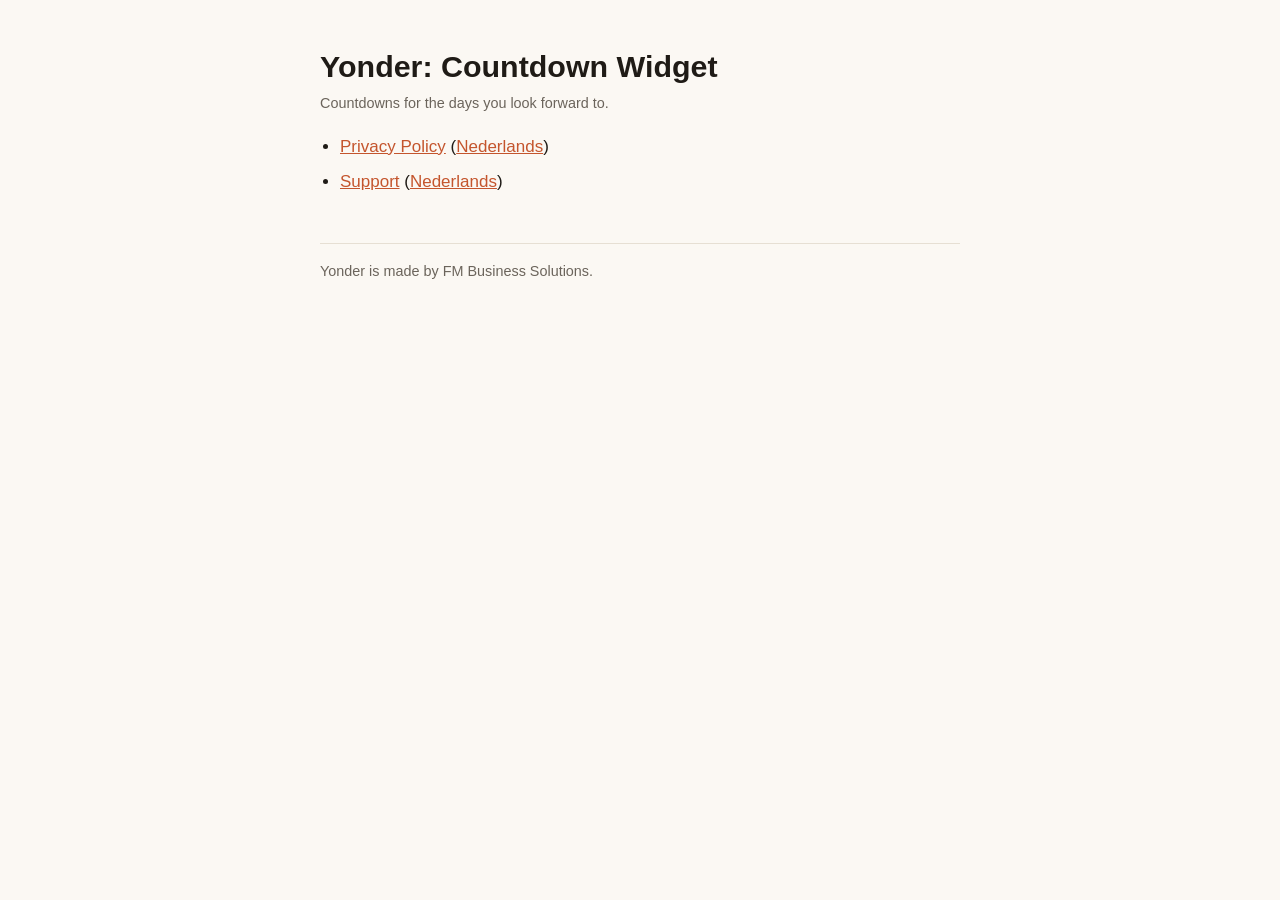
<file: index.html>
<!doctype html>
<html lang="en"><head><meta charset="utf-8"><meta name="viewport" content="width=device-width,initial-scale=1">
<title>Yonder: Countdown Widget</title><link rel="stylesheet" href="style.css"></head>
<body><main>
<h1>Yonder: Countdown Widget</h1>
<p class="meta">Countdowns for the days you look forward to.</p>
<ul>
<li><a href="privacy/">Privacy Policy</a> (<a href="privacy/nl/" hreflang="nl">Nederlands</a>)</li>
<li><a href="support/">Support</a> (<a href="support/nl/" hreflang="nl">Nederlands</a>)</li>
</ul>
<footer>Yonder is made by FM Business Solutions.</footer>
</main></body></html>
</file>
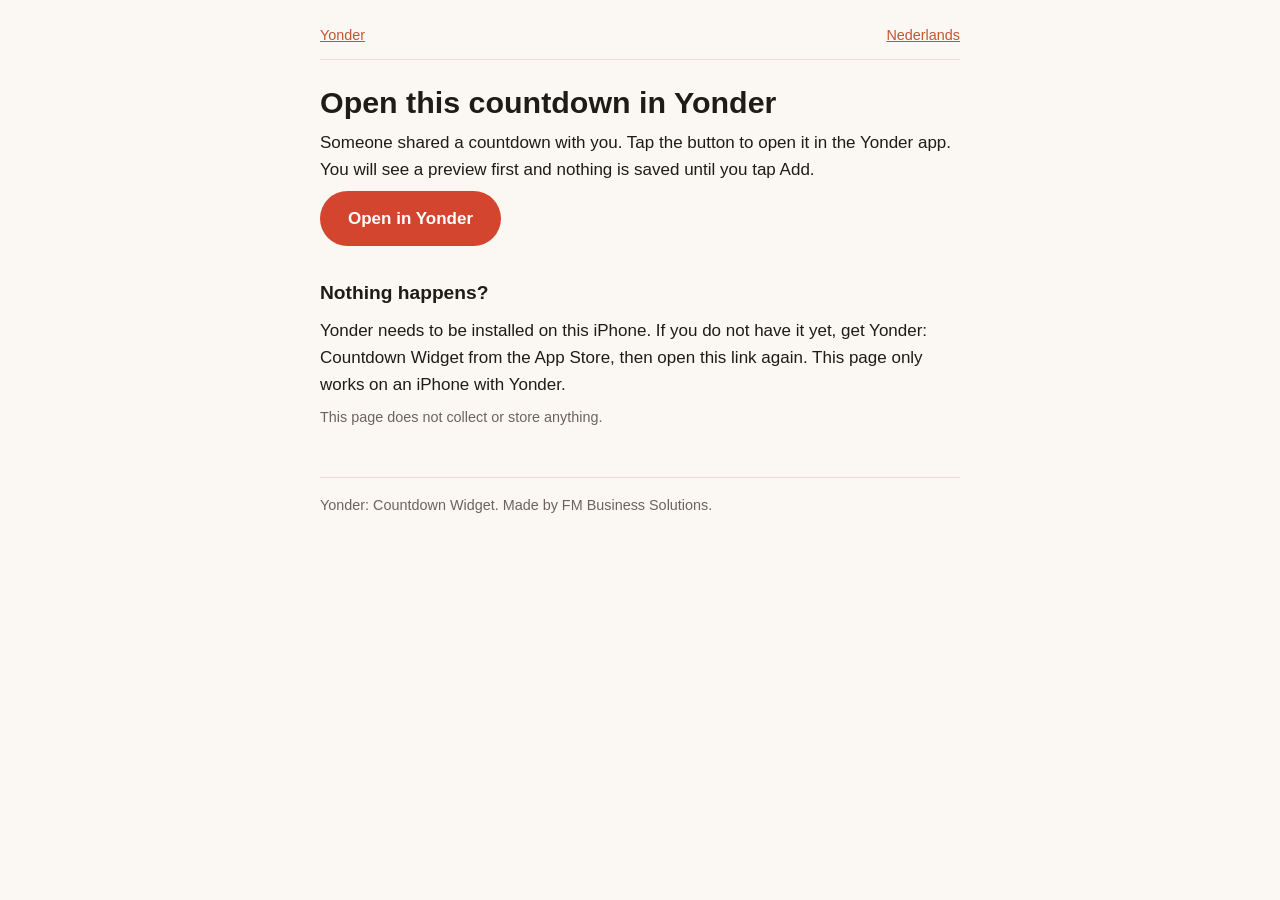
<file: open/index.html>
<!doctype html>
<html lang="en"><head><meta charset="utf-8"><meta name="viewport" content="width=device-width,initial-scale=1">
<meta http-equiv="Content-Security-Policy" content="default-src 'none'; style-src 'self'; script-src 'sha256-SAJGx75kM1kQ+KW9cj+0tazk/r7BaOOGS7Fji1h+eBs='; base-uri 'none'; form-action 'none'">
<meta name="robots" content="noindex">
<title>Open in Yonder - Yonder: Countdown Widget</title><link rel="stylesheet" href="../style.css"></head>
<body><main>
<nav><a href="../">Yonder</a><span><a id="lang" href="nl/" hreflang="nl" lang="nl">Nederlands</a></span></nav>
<h1>Open this countdown in Yonder</h1>
<p>Someone shared a countdown with you. Tap the button to open it in the Yonder app. You will see a preview first and nothing is saved until you tap Add.</p>
<p><a id="open" href="yonder://add" class="btn">Open in Yonder</a></p>
<h2>Nothing happens?</h2>
<p>Yonder needs to be installed on this iPhone. If you do not have it yet, get Yonder: Countdown Widget from the App Store, then open this link again. This page only works on an iPhone with Yonder.</p>
<p id="store" hidden><a id="storelink" href="#">Get Yonder: Countdown Widget on the App Store</a></p>
<p class="meta">This page does not collect or store anything.</p>
<footer>Yonder: Countdown Widget. Made by FM Business Solutions.</footer>
</main>
<script>
// The only script on this page. The countdown travels in the URL fragment (after #), which the browser never sends to any server.
// Nothing is sent anywhere, nothing is stored. The app opens only after a tap (an automatic redirect shows "address is invalid" in Safari when the app is missing).
(function () {
  var APP_STORE_URL = "https://apps.apple.com/app/id6823762712"; // fill in when the App Store page exists
  var hash = window.location.hash.slice(1);
  var open = document.getElementById("open");
  var target = "yonder://add" + (hash ? "?" + hash : "");
  open.href = target;
  var lang = document.getElementById("lang");
  if (lang && hash) { lang.href = lang.getAttribute("href") + "#" + hash; }
  if (APP_STORE_URL) {
    document.getElementById("storelink").href = APP_STORE_URL;
    document.getElementById("store").hidden = false;
  }
})();
</script>
</body></html>
</file>
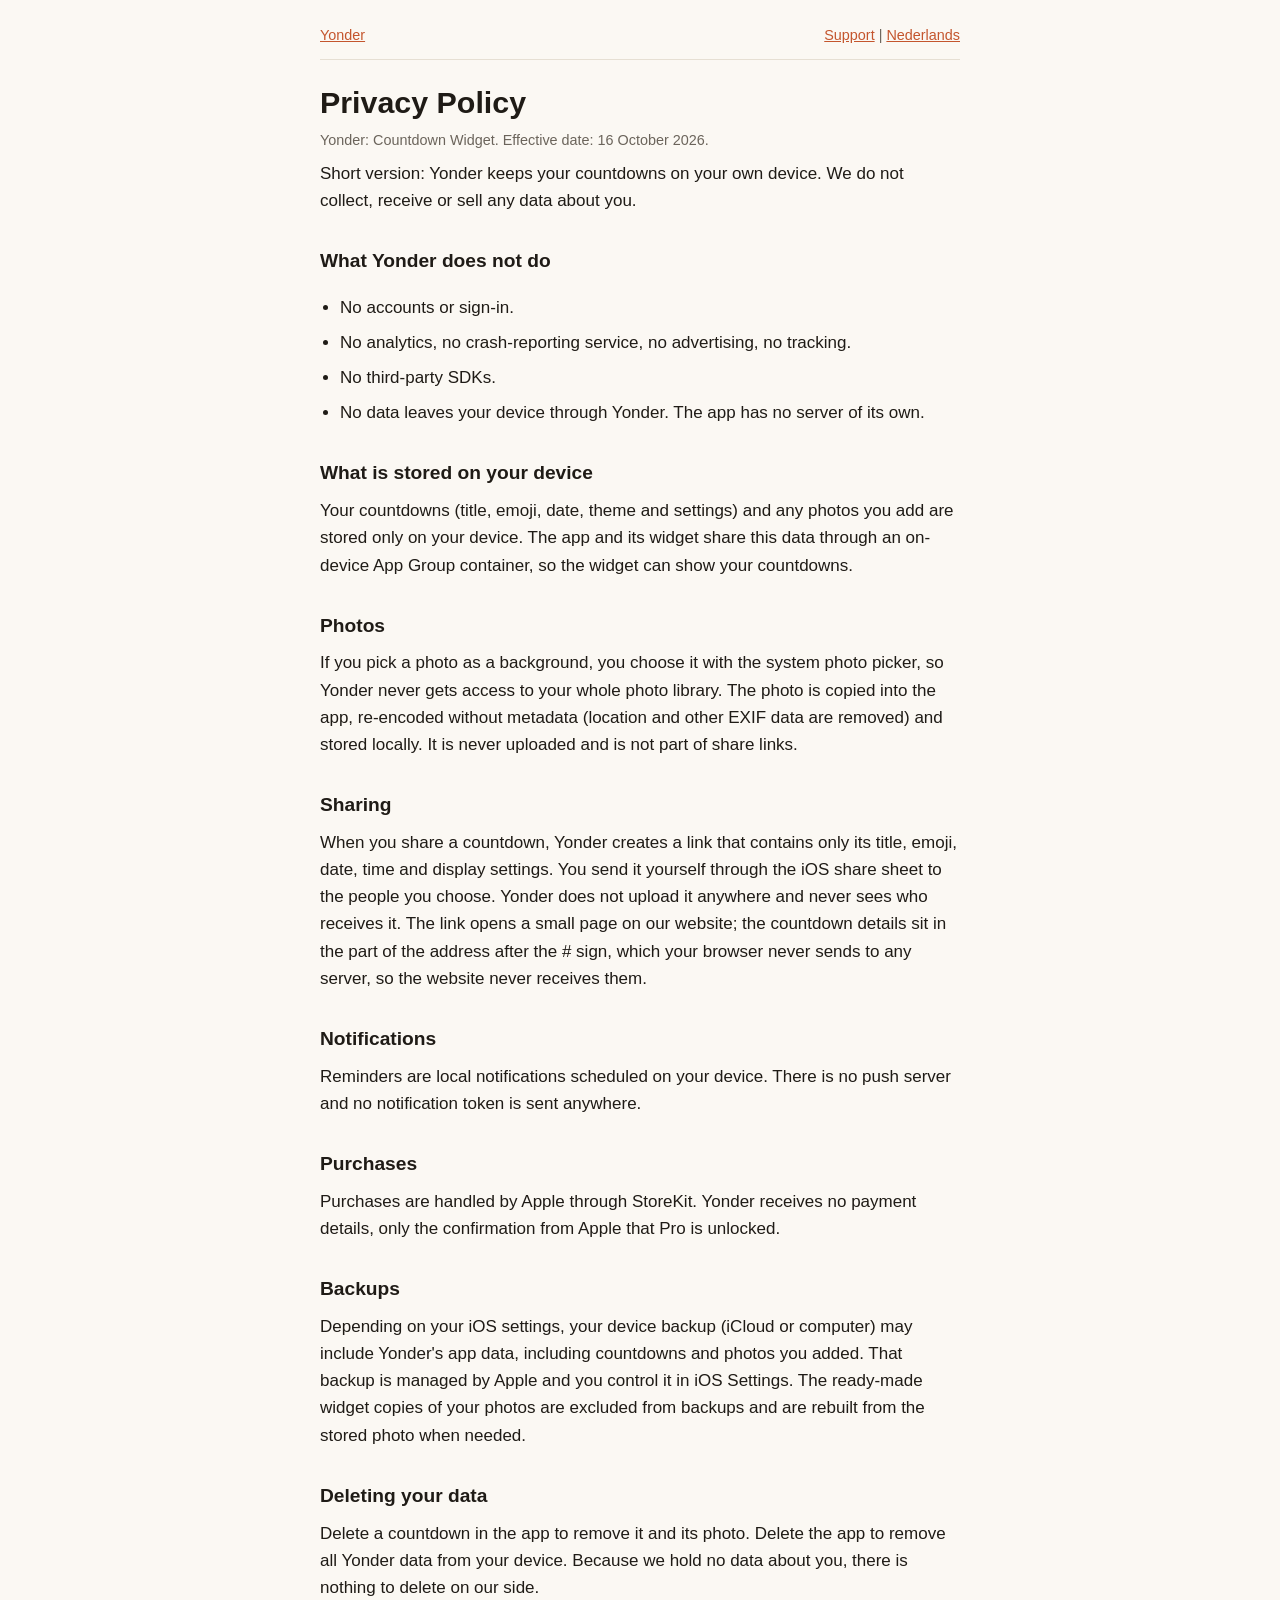
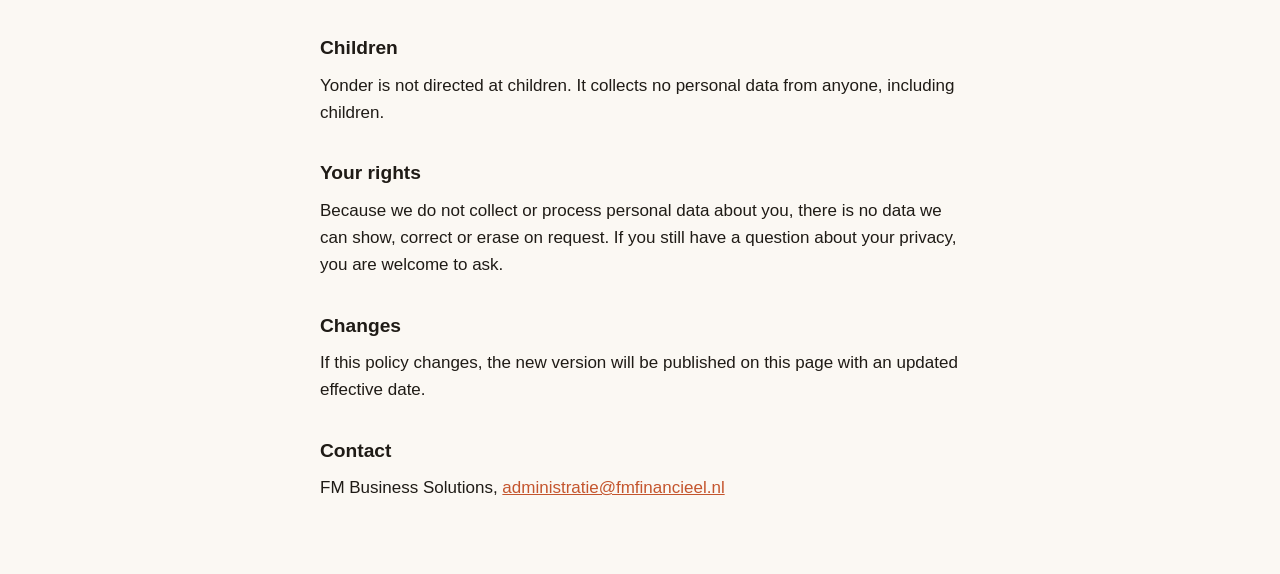
<file: privacy/index.html>
<!doctype html>
<html lang="en"><head><meta charset="utf-8"><meta name="viewport" content="width=device-width,initial-scale=1">
<title>Privacy Policy - Yonder: Countdown Widget</title><link rel="stylesheet" href="../style.css"></head>
<body><main>
<nav><a href="../">Yonder</a><span><a href="../support/">Support</a> | <a href="nl/" hreflang="nl" lang="nl">Nederlands</a></span></nav>
<h1>Privacy Policy</h1>
<p class="meta">Yonder: Countdown Widget. Effective date: 16 October 2026.</p>
<p>Short version: Yonder keeps your countdowns on your own device. We do not collect, receive or sell any data about you.</p>

<h2>What Yonder does not do</h2>
<ul>
<li>No accounts or sign-in.</li>
<li>No analytics, no crash-reporting service, no advertising, no tracking.</li>
<li>No third-party SDKs.</li>
<li>No data leaves your device through Yonder. The app has no server of its own.</li>
</ul>

<h2>What is stored on your device</h2>
<p>Your countdowns (title, emoji, date, theme and settings) and any photos you add are stored only on your device. The app and its widget share this data through an on-device App Group container, so the widget can show your countdowns.</p>

<h2>Photos</h2>
<p>If you pick a photo as a background, you choose it with the system photo picker, so Yonder never gets access to your whole photo library. The photo is copied into the app, re-encoded without metadata (location and other EXIF data are removed) and stored locally. It is never uploaded and is not part of share links.</p>

<h2>Sharing</h2>
<p>When you share a countdown, Yonder creates a link that contains only its title, emoji, date, time and display settings. You send it yourself through the iOS share sheet to the people you choose. Yonder does not upload it anywhere and never sees who receives it. The link opens a small page on our website; the countdown details sit in the part of the address after the # sign, which your browser never sends to any server, so the website never receives them.</p>

<h2>Notifications</h2>
<p>Reminders are local notifications scheduled on your device. There is no push server and no notification token is sent anywhere.</p>

<h2>Purchases</h2>
<p>Purchases are handled by Apple through StoreKit. Yonder receives no payment details, only the confirmation from Apple that Pro is unlocked.</p>

<h2>Backups</h2>
<p>Depending on your iOS settings, your device backup (iCloud or computer) may include Yonder's app data, including countdowns and photos you added. That backup is managed by Apple and you control it in iOS Settings. The ready-made widget copies of your photos are excluded from backups and are rebuilt from the stored photo when needed.</p>

<h2>Deleting your data</h2>
<p>Delete a countdown in the app to remove it and its photo. Delete the app to remove all Yonder data from your device. Because we hold no data about you, there is nothing to delete on our side.</p>

<h2>Children</h2>
<p>Yonder is not directed at children. It collects no personal data from anyone, including children.</p>

<h2>Your rights</h2>
<p>Because we do not collect or process personal data about you, there is no data we can show, correct or erase on request. If you still have a question about your privacy, you are welcome to ask.</p>

<h2>Changes</h2>
<p>If this policy changes, the new version will be published on this page with an updated effective date.</p>

<h2>Contact</h2>
<p>FM Business Solutions, <a href="mailto:administratie@fmfinancieel.nl">administratie@fmfinancieel.nl</a></p>
</main></body></html>
</file>
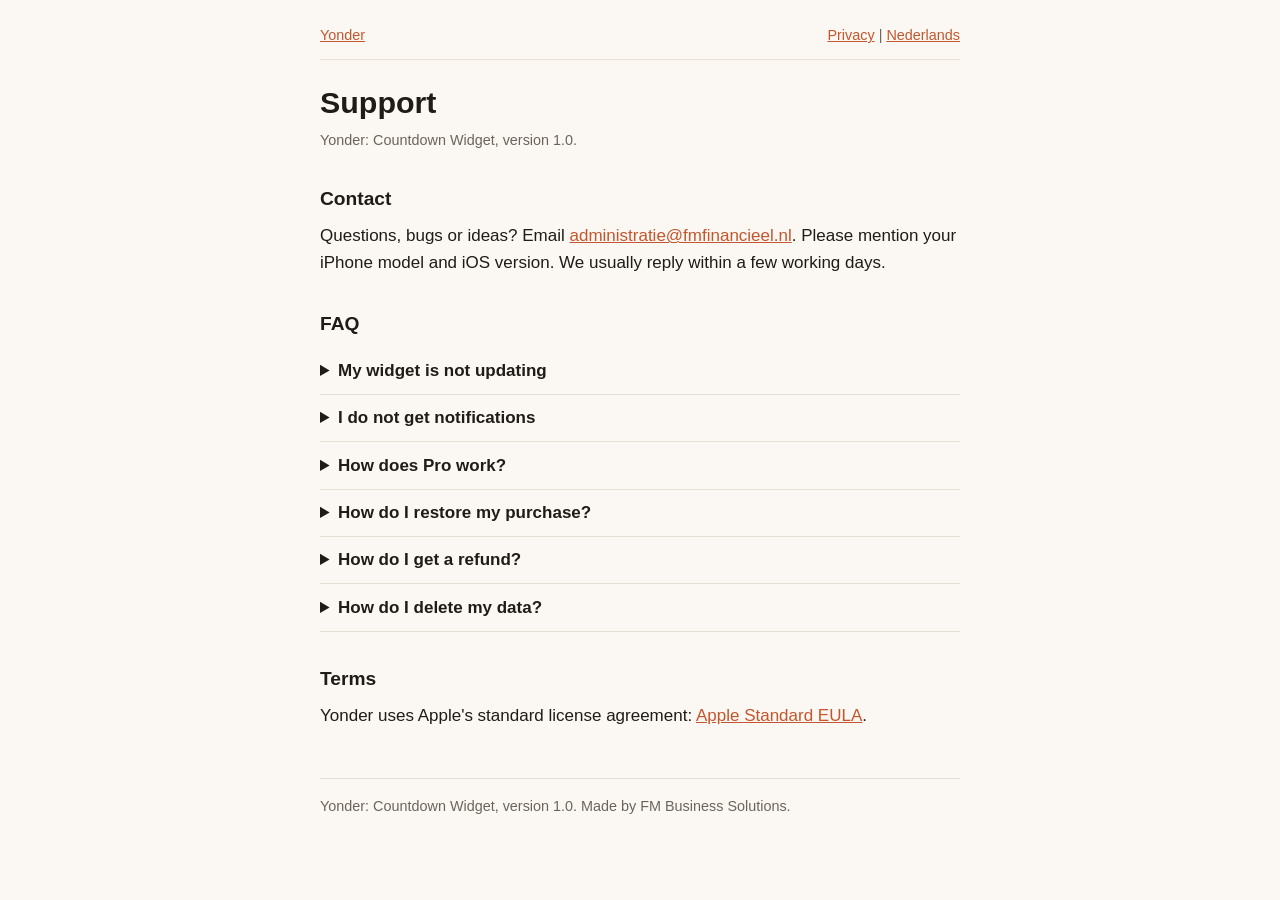
<file: support/index.html>
<!doctype html>
<html lang="en"><head><meta charset="utf-8"><meta name="viewport" content="width=device-width,initial-scale=1">
<title>Support - Yonder: Countdown Widget</title><link rel="stylesheet" href="../style.css"></head>
<body><main>
<nav><a href="../">Yonder</a><span><a href="../privacy/">Privacy</a> | <a href="nl/" hreflang="nl" lang="nl">Nederlands</a></span></nav>
<h1>Support</h1>
<p class="meta">Yonder: Countdown Widget, version 1.0.</p>

<h2>Contact</h2>
<p>Questions, bugs or ideas? Email <a href="mailto:administratie@fmfinancieel.nl">administratie@fmfinancieel.nl</a>. Please mention your iPhone model and iOS version. We usually reply within a few working days.</p>

<h2>FAQ</h2>
<details><summary>My widget is not updating</summary>
<p>Widgets update on a schedule decided by iOS, so a change can take a short while to show. Open Yonder once to refresh them. If it still looks wrong, remove the widget from the Home Screen and add it again, or restart your iPhone.</p></details>
<details><summary>I do not get notifications</summary>
<p>Check that notifications are allowed for Yonder in iOS Settings > Notifications > Yonder, and that Focus or Do Not Disturb is not silencing them. Reminders are scheduled on your device at the time you chose in Yonder.</p></details>
<details><summary>How does Pro work?</summary>
<p>Pro is a one-time purchase, not a subscription. Free use includes up to 3 active countdowns. Pro includes unlimited countdowns, the Pro themes, your own photo backgrounds and the photo widgets.</p></details>
<details><summary>How do I restore my purchase?</summary>
<p>Open Yonder, go to Settings > Pro and tap Restore purchases. Use the same Apple Account you bought Pro with.</p></details>
<details><summary>How do I get a refund?</summary>
<p>Purchases are handled by Apple, so refunds are too. Request one at <a href="https://reportaproblem.apple.com">reportaproblem.apple.com</a>.</p></details>
<details><summary>How do I delete my data?</summary>
<p>Delete a countdown in the app to remove it and its photo, or delete the app to remove everything. Yonder stores nothing on any server. See the <a href="../privacy/">Privacy Policy</a>.</p></details>

<h2>Terms</h2>
<p>Yonder uses Apple's standard license agreement: <a href="https://www.apple.com/legal/internet-services/itunes/dev/stdeula/">Apple Standard EULA</a>.</p>

<footer>Yonder: Countdown Widget, version 1.0. Made by FM Business Solutions.</footer>
</main></body></html>
</file>
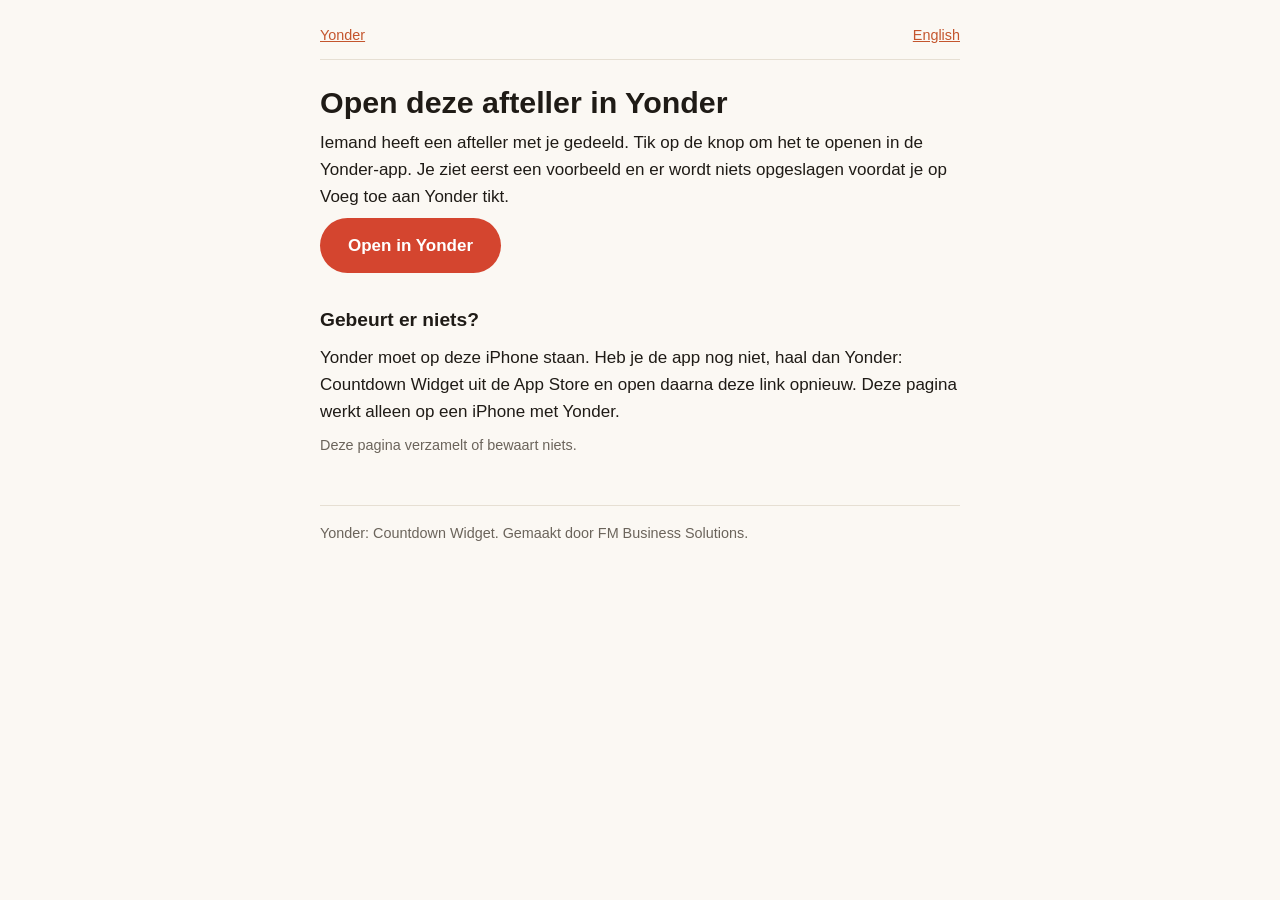
<file: open/nl/index.html>
<!doctype html>
<html lang="nl"><head><meta charset="utf-8"><meta name="viewport" content="width=device-width,initial-scale=1">
<meta http-equiv="Content-Security-Policy" content="default-src 'none'; style-src 'self'; script-src 'sha256-SAJGx75kM1kQ+KW9cj+0tazk/r7BaOOGS7Fji1h+eBs='; base-uri 'none'; form-action 'none'">
<meta name="robots" content="noindex">
<title>Openen in Yonder - Yonder: Countdown Widget</title><link rel="stylesheet" href="../../style.css"></head>
<body><main>
<nav><a href="../../">Yonder</a><span><a id="lang" href="../" hreflang="en" lang="en">English</a></span></nav>
<h1>Open deze afteller in Yonder</h1>
<p>Iemand heeft een afteller met je gedeeld. Tik op de knop om het te openen in de Yonder-app. Je ziet eerst een voorbeeld en er wordt niets opgeslagen voordat je op Voeg toe aan Yonder tikt.</p>
<p><a id="open" href="yonder://add" class="btn">Open in Yonder</a></p>
<h2>Gebeurt er niets?</h2>
<p>Yonder moet op deze iPhone staan. Heb je de app nog niet, haal dan Yonder: Countdown Widget uit de App Store en open daarna deze link opnieuw. Deze pagina werkt alleen op een iPhone met Yonder.</p>
<p id="store" hidden><a id="storelink" href="#">Haal Yonder: Countdown Widget in de App Store</a></p>
<p class="meta">Deze pagina verzamelt of bewaart niets.</p>
<footer>Yonder: Countdown Widget. Gemaakt door FM Business Solutions.</footer>
</main>
<script>
// The only script on this page. The countdown travels in the URL fragment (after #), which the browser never sends to any server.
// Nothing is sent anywhere, nothing is stored. The app opens only after a tap (an automatic redirect shows "address is invalid" in Safari when the app is missing).
(function () {
  var APP_STORE_URL = "https://apps.apple.com/app/id6823762712"; // fill in when the App Store page exists
  var hash = window.location.hash.slice(1);
  var open = document.getElementById("open");
  var target = "yonder://add" + (hash ? "?" + hash : "");
  open.href = target;
  var lang = document.getElementById("lang");
  if (lang && hash) { lang.href = lang.getAttribute("href") + "#" + hash; }
  if (APP_STORE_URL) {
    document.getElementById("storelink").href = APP_STORE_URL;
    document.getElementById("store").hidden = false;
  }
})();
</script>
</body></html>
</file>
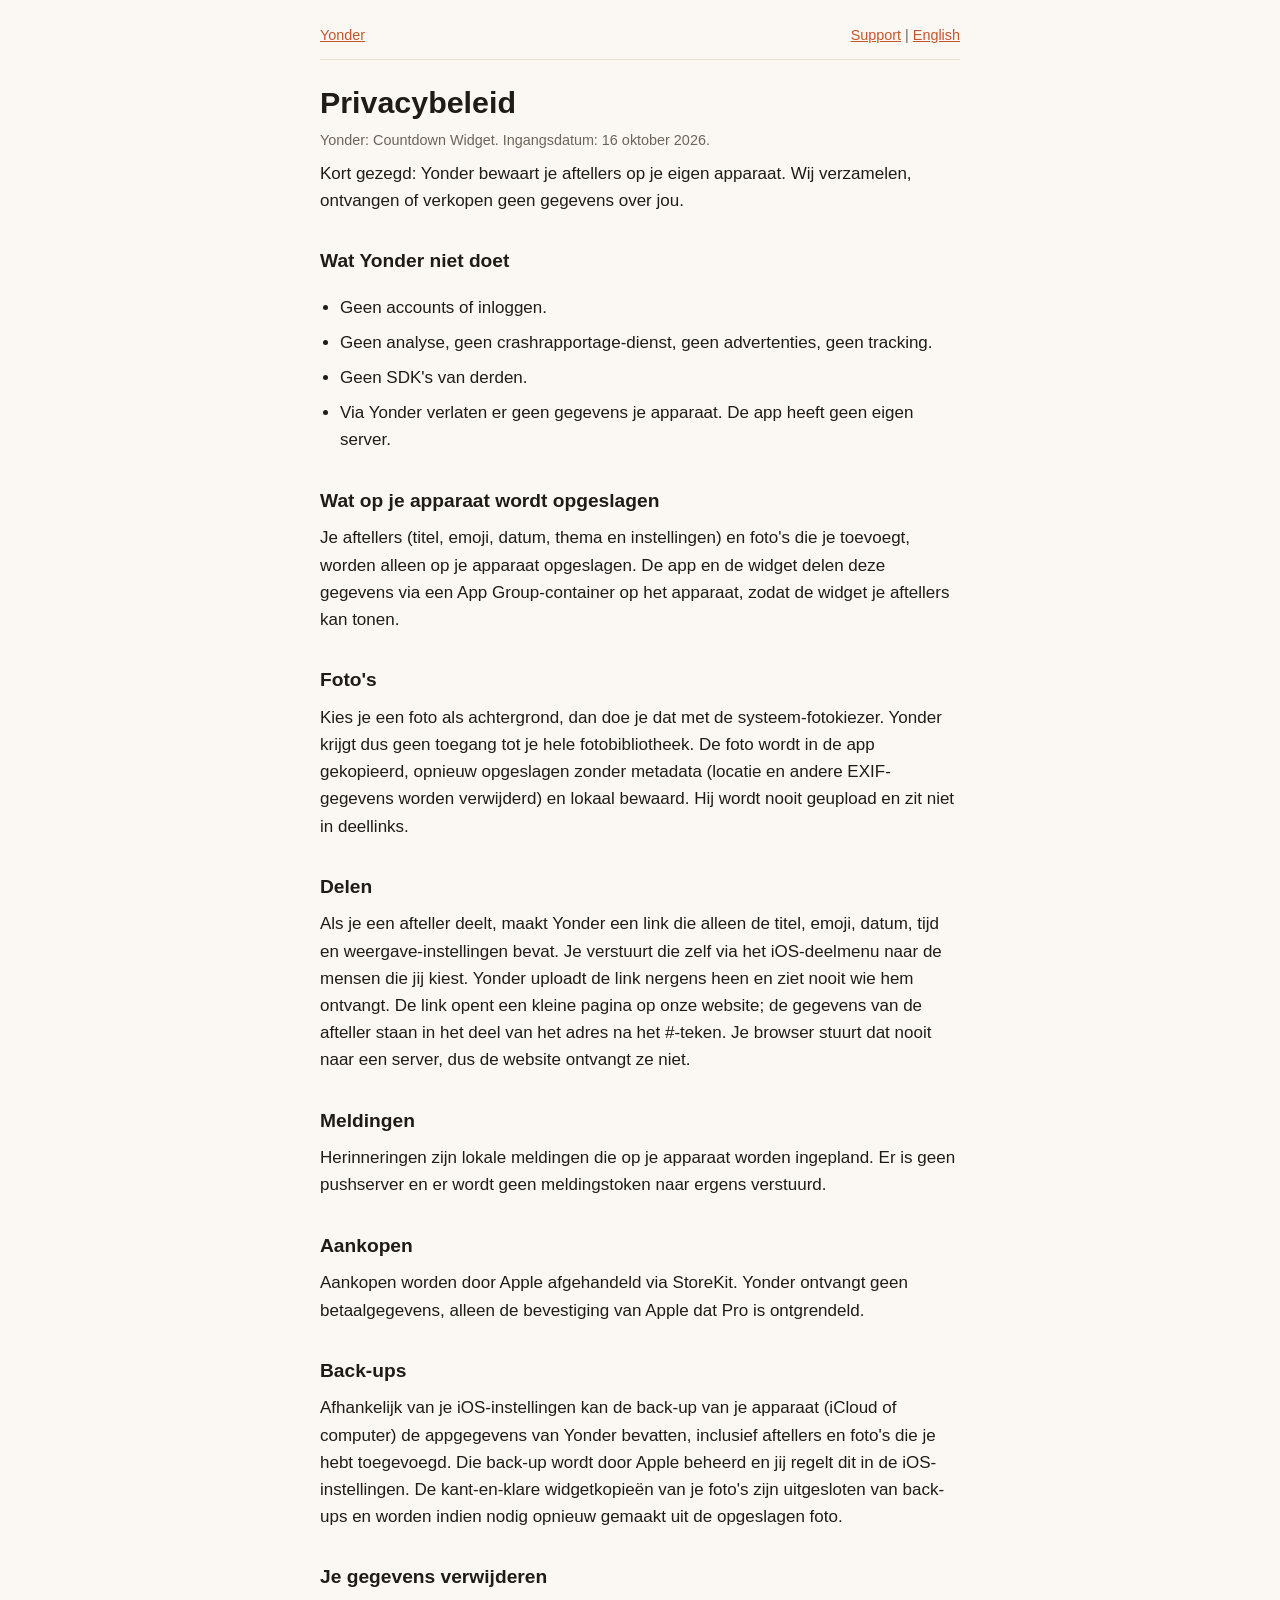
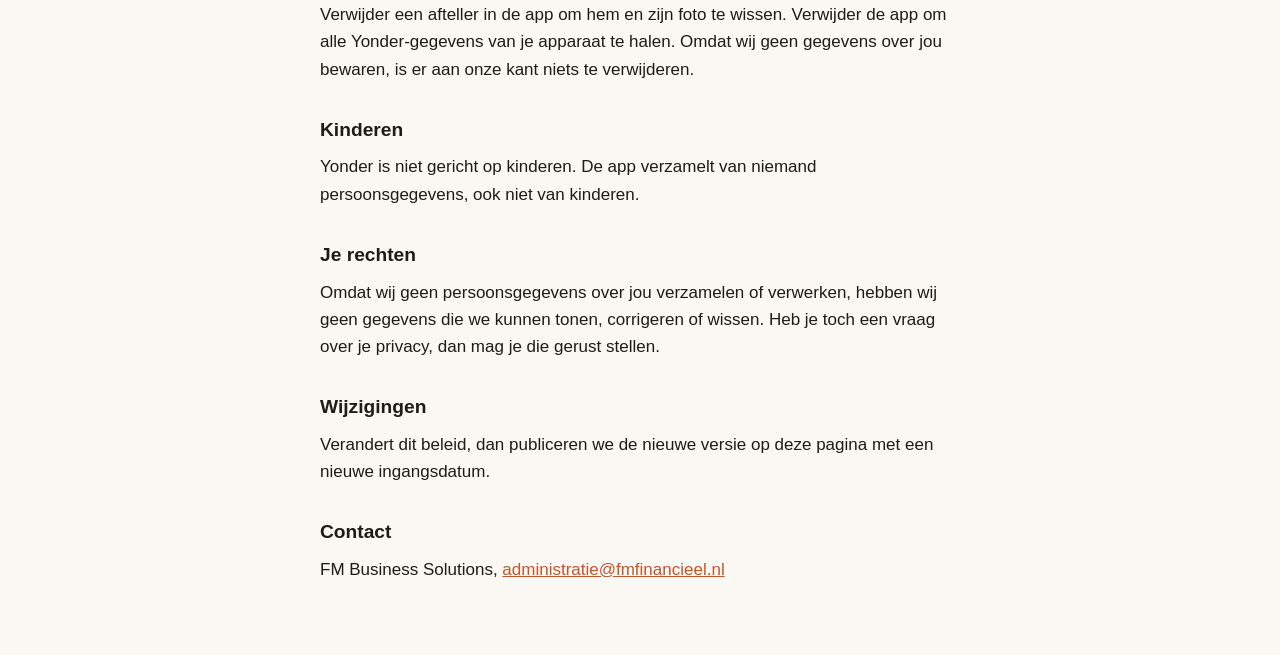
<file: privacy/nl/index.html>
<!doctype html>
<html lang="nl"><head><meta charset="utf-8"><meta name="viewport" content="width=device-width,initial-scale=1">
<title>Privacybeleid - Yonder: Countdown Widget</title><link rel="stylesheet" href="../../style.css"></head>
<body><main>
<nav><a href="../../">Yonder</a><span><a href="../../support/nl/">Support</a> | <a href="../" hreflang="en" lang="en">English</a></span></nav>
<h1>Privacybeleid</h1>
<p class="meta">Yonder: Countdown Widget. Ingangsdatum: 16 oktober 2026.</p>
<p>Kort gezegd: Yonder bewaart je aftellers op je eigen apparaat. Wij verzamelen, ontvangen of verkopen geen gegevens over jou.</p>

<h2>Wat Yonder niet doet</h2>
<ul>
<li>Geen accounts of inloggen.</li>
<li>Geen analyse, geen crashrapportage-dienst, geen advertenties, geen tracking.</li>
<li>Geen SDK's van derden.</li>
<li>Via Yonder verlaten er geen gegevens je apparaat. De app heeft geen eigen server.</li>
</ul>

<h2>Wat op je apparaat wordt opgeslagen</h2>
<p>Je aftellers (titel, emoji, datum, thema en instellingen) en foto's die je toevoegt, worden alleen op je apparaat opgeslagen. De app en de widget delen deze gegevens via een App Group-container op het apparaat, zodat de widget je aftellers kan tonen.</p>

<h2>Foto's</h2>
<p>Kies je een foto als achtergrond, dan doe je dat met de systeem-fotokiezer. Yonder krijgt dus geen toegang tot je hele fotobibliotheek. De foto wordt in de app gekopieerd, opnieuw opgeslagen zonder metadata (locatie en andere EXIF-gegevens worden verwijderd) en lokaal bewaard. Hij wordt nooit geupload en zit niet in deellinks.</p>

<h2>Delen</h2>
<p>Als je een afteller deelt, maakt Yonder een link die alleen de titel, emoji, datum, tijd en weergave-instellingen bevat. Je verstuurt die zelf via het iOS-deelmenu naar de mensen die jij kiest. Yonder uploadt de link nergens heen en ziet nooit wie hem ontvangt. De link opent een kleine pagina op onze website; de gegevens van de afteller staan in het deel van het adres na het #-teken. Je browser stuurt dat nooit naar een server, dus de website ontvangt ze niet.</p>

<h2>Meldingen</h2>
<p>Herinneringen zijn lokale meldingen die op je apparaat worden ingepland. Er is geen pushserver en er wordt geen meldingstoken naar ergens verstuurd.</p>

<h2>Aankopen</h2>
<p>Aankopen worden door Apple afgehandeld via StoreKit. Yonder ontvangt geen betaalgegevens, alleen de bevestiging van Apple dat Pro is ontgrendeld.</p>

<h2>Back-ups</h2>
<p>Afhankelijk van je iOS-instellingen kan de back-up van je apparaat (iCloud of computer) de appgegevens van Yonder bevatten, inclusief aftellers en foto's die je hebt toegevoegd. Die back-up wordt door Apple beheerd en jij regelt dit in de iOS-instellingen. De kant-en-klare widgetkopieën van je foto's zijn uitgesloten van back-ups en worden indien nodig opnieuw gemaakt uit de opgeslagen foto.</p>

<h2>Je gegevens verwijderen</h2>
<p>Verwijder een afteller in de app om hem en zijn foto te wissen. Verwijder de app om alle Yonder-gegevens van je apparaat te halen. Omdat wij geen gegevens over jou bewaren, is er aan onze kant niets te verwijderen.</p>

<h2>Kinderen</h2>
<p>Yonder is niet gericht op kinderen. De app verzamelt van niemand persoonsgegevens, ook niet van kinderen.</p>

<h2>Je rechten</h2>
<p>Omdat wij geen persoonsgegevens over jou verzamelen of verwerken, hebben wij geen gegevens die we kunnen tonen, corrigeren of wissen. Heb je toch een vraag over je privacy, dan mag je die gerust stellen.</p>

<h2>Wijzigingen</h2>
<p>Verandert dit beleid, dan publiceren we de nieuwe versie op deze pagina met een nieuwe ingangsdatum.</p>

<h2>Contact</h2>
<p>FM Business Solutions, <a href="mailto:administratie@fmfinancieel.nl">administratie@fmfinancieel.nl</a></p>
</main></body></html>
</file>
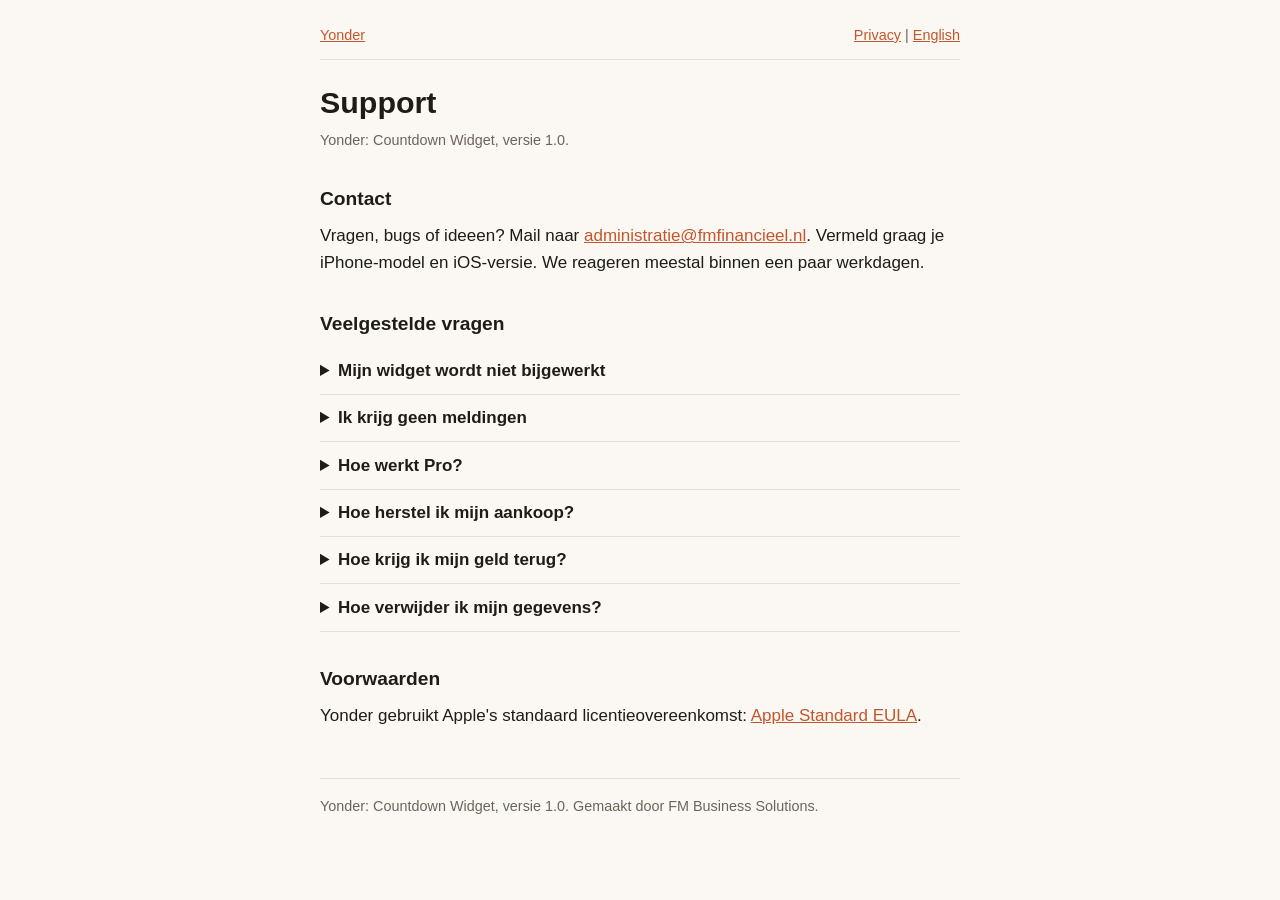
<file: support/nl/index.html>
<!doctype html>
<html lang="nl"><head><meta charset="utf-8"><meta name="viewport" content="width=device-width,initial-scale=1">
<title>Support - Yonder: Countdown Widget</title><link rel="stylesheet" href="../../style.css"></head>
<body><main>
<nav><a href="../../">Yonder</a><span><a href="../../privacy/nl/">Privacy</a> | <a href="../" hreflang="en" lang="en">English</a></span></nav>
<h1>Support</h1>
<p class="meta">Yonder: Countdown Widget, versie 1.0.</p>

<h2>Contact</h2>
<p>Vragen, bugs of ideeen? Mail naar <a href="mailto:administratie@fmfinancieel.nl">administratie@fmfinancieel.nl</a>. Vermeld graag je iPhone-model en iOS-versie. We reageren meestal binnen een paar werkdagen.</p>

<h2>Veelgestelde vragen</h2>
<details><summary>Mijn widget wordt niet bijgewerkt</summary>
<p>Widgets worden bijgewerkt op een schema dat iOS bepaalt, dus een wijziging kan even duren. Open Yonder een keer om ze te verversen. Klopt het nog niet, verwijder dan de widget van het beginscherm en voeg hem opnieuw toe, of herstart je iPhone.</p></details>
<details><summary>Ik krijg geen meldingen</summary>
<p>Controleer of meldingen voor Yonder zijn toegestaan in iOS Instellingen > Meldingen > Yonder, en of een Focus of Niet storen ze niet dempt. Herinneringen worden op je apparaat ingepland op het tijdstip dat je in Yonder hebt gekozen.</p></details>
<details><summary>Hoe werkt Pro?</summary>
<p>Pro is een eenmalige aankoop, geen abonnement. Gratis gebruik bevat maximaal 3 actieve aftellers. Pro bevat een onbeperkt aantal aftellers, de Pro-thema's, eigen fotoachtergronden en de fotowidgets.</p></details>
<details><summary>Hoe herstel ik mijn aankoop?</summary>
<p>Open Yonder, ga naar Instellingen > Pro en tik op Herstel aankopen. Gebruik hetzelfde Apple Account waarmee je Pro hebt gekocht.</p></details>
<details><summary>Hoe krijg ik mijn geld terug?</summary>
<p>Aankopen lopen via Apple, dus terugbetalingen ook. Vraag er een aan op <a href="https://reportaproblem.apple.com">reportaproblem.apple.com</a>.</p></details>
<details><summary>Hoe verwijder ik mijn gegevens?</summary>
<p>Verwijder een afteller in de app om hem en zijn foto te wissen, of verwijder de app om alles te wissen. Yonder slaat niets op een server op. Zie het <a href="../../privacy/nl/">Privacybeleid</a>.</p></details>

<h2>Voorwaarden</h2>
<p>Yonder gebruikt Apple's standaard licentieovereenkomst: <a href="https://www.apple.com/legal/internet-services/itunes/dev/stdeula/">Apple Standard EULA</a>.</p>

<footer>Yonder: Countdown Widget, versie 1.0. Gemaakt door FM Business Solutions.</footer>
</main></body></html>
</file>
<file: style.css>
:root{color-scheme:light dark;--bg:#fbf8f3;--fg:#1f1b16;--muted:#6b645b;--accent:#c4552d;--line:#e6dfd3}
@media (prefers-color-scheme:dark){:root{--bg:#171512;--fg:#f1ece4;--muted:#a79f93;--accent:#f08a5d;--line:#34302a}}
*{box-sizing:border-box}
body{margin:0;background:var(--bg);color:var(--fg);font:17px/1.6 -apple-system,BlinkMacSystemFont,"Segoe UI",Roboto,sans-serif}
main{max-width:42rem;margin:0 auto;padding:1.5rem 1rem 4rem}
h1{font-size:1.9rem;line-height:1.2;margin:1.5rem 0 .25rem}
h2{font-size:1.2rem;margin:2rem 0 .5rem}
p,li{margin:.5rem 0}
ul{padding-left:1.25rem}
a{color:var(--accent)}
.meta,nav{color:var(--muted);font-size:.9rem}
nav{display:flex;justify-content:space-between;gap:1rem;border-bottom:1px solid var(--line);padding-bottom:.75rem}
details{border-bottom:1px solid var(--line);padding:.6rem 0}
summary{cursor:pointer;font-weight:600}
footer{margin-top:3rem;padding-top:1rem;border-top:1px solid var(--line);color:var(--muted);font-size:.9rem}

/* Primary button on the share-link pages (kept out of inline styles so the pages can run a strict CSP). */
.btn{display:inline-block;padding:14px 28px;border-radius:999px;background:#D4452F;color:#fff;font-weight:700;text-decoration:none}
</file>
